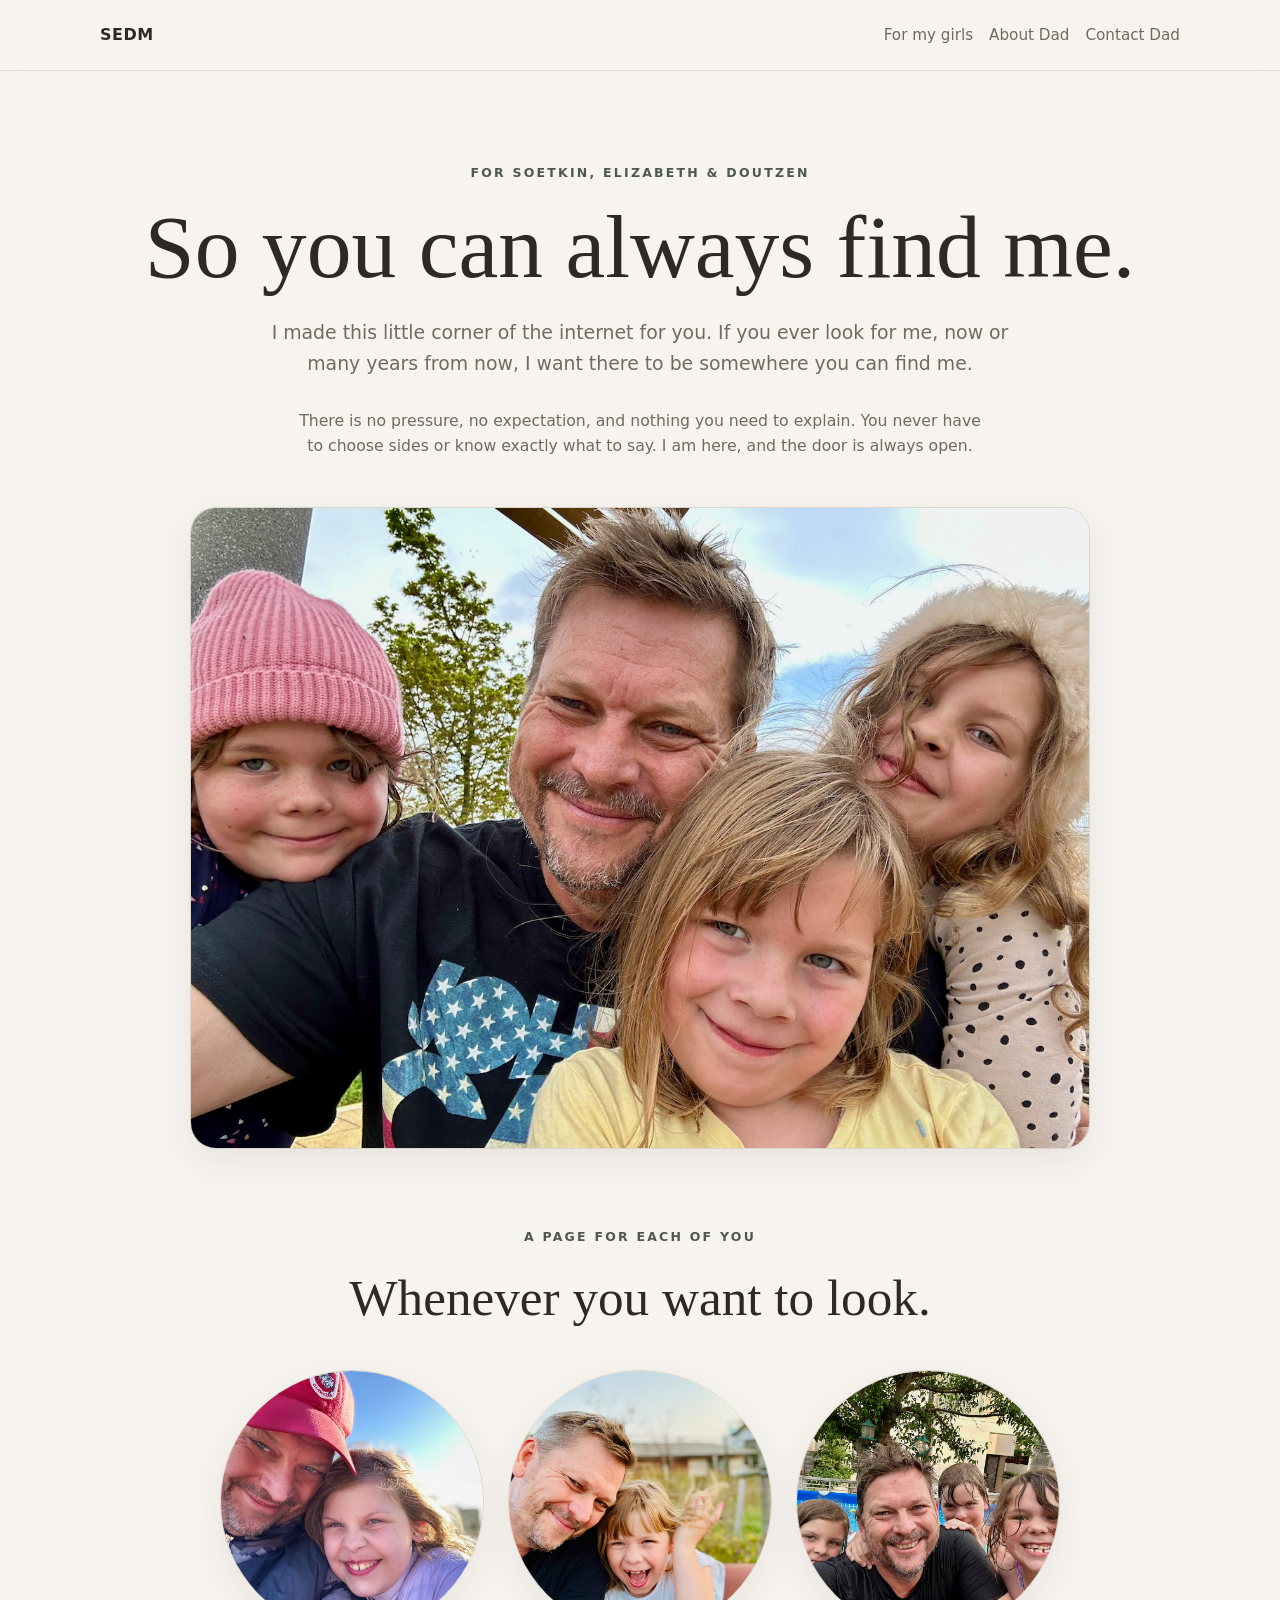
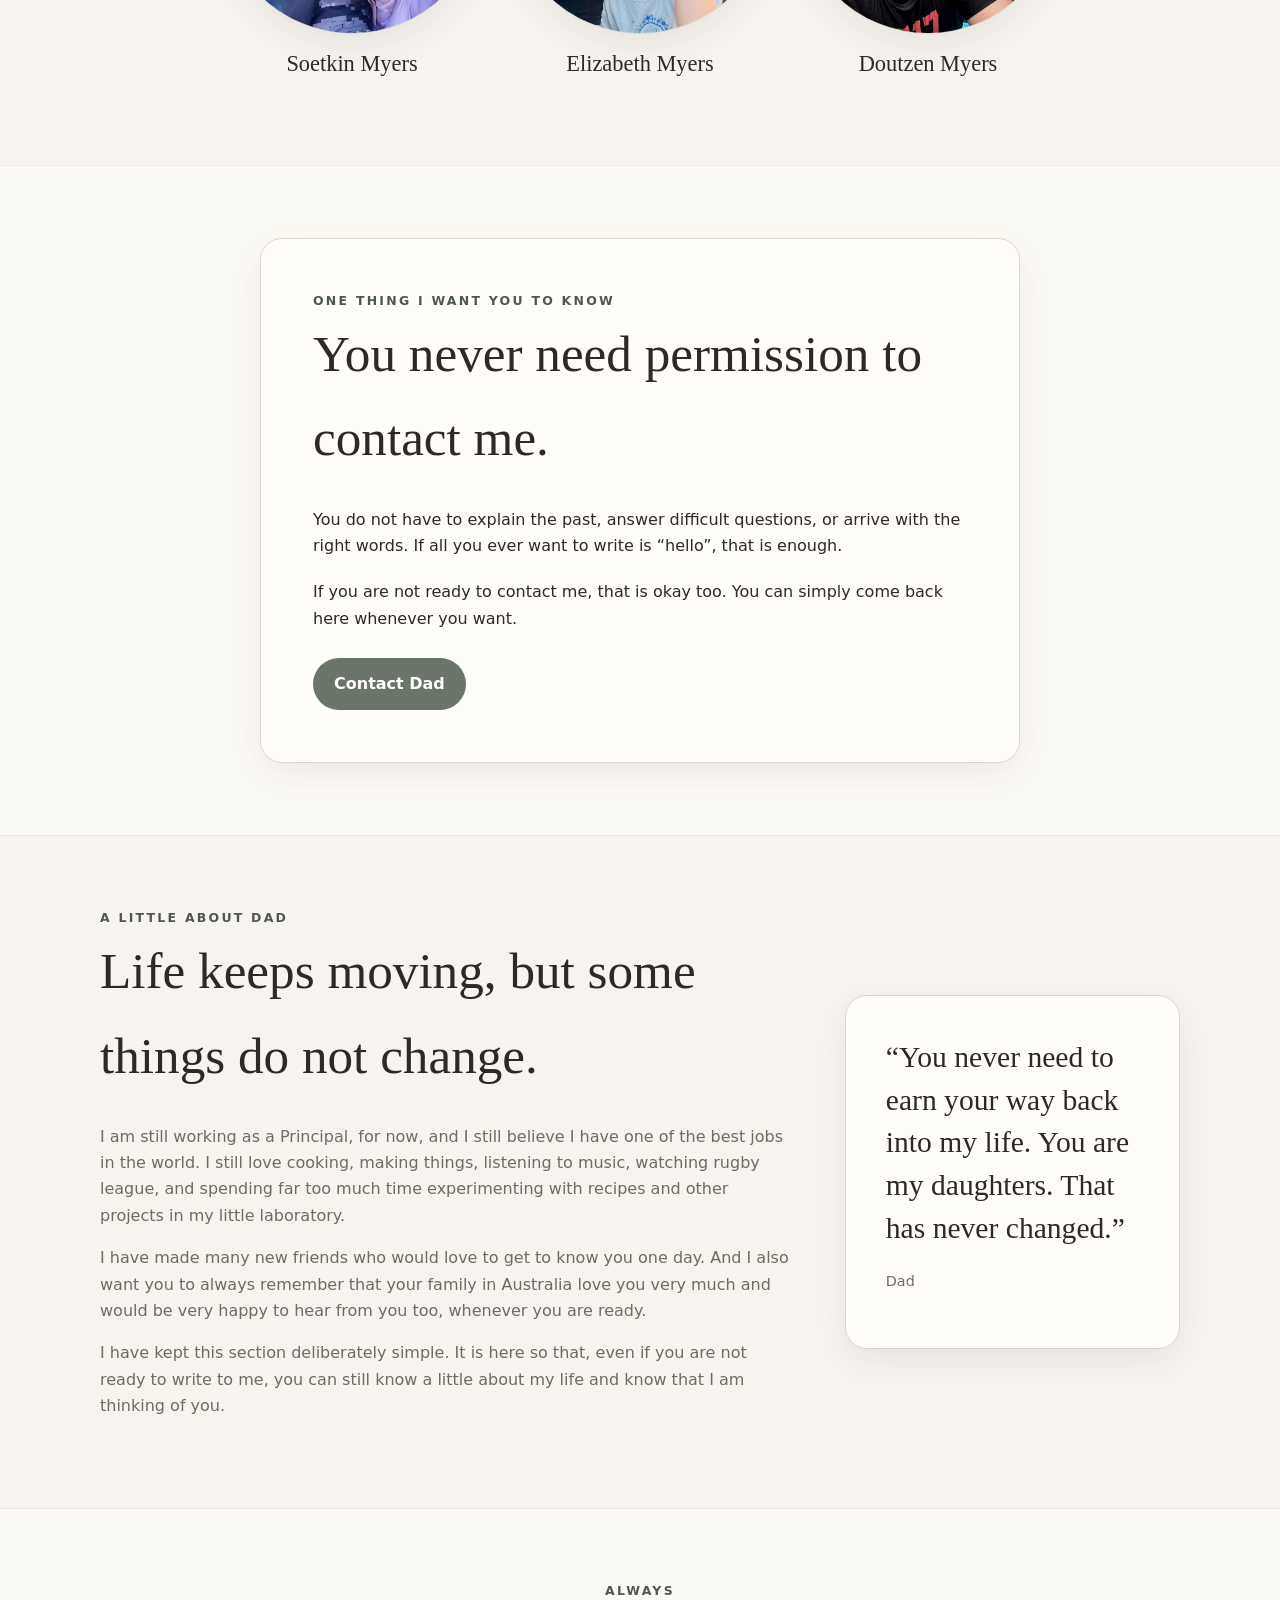
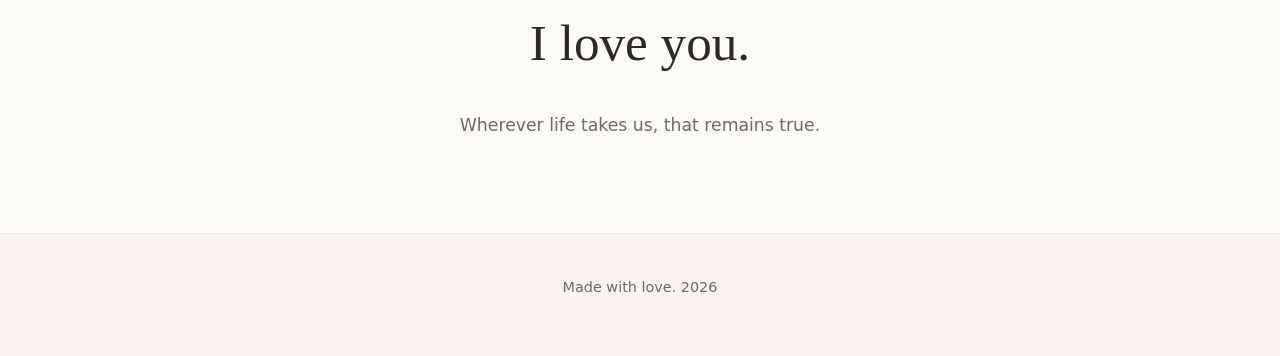
<file: index.html>
<!doctype html>
<html lang="en">
<head>
  <meta charset="utf-8">
  <meta name="viewport" content="width=device-width, initial-scale=1">
  <meta name="robots" content="index,follow">
  <title>Soetkin, Elizabeth & Doutzen Myers | A Message From Dad</title>
  <meta name="description" content="A personal website for Soetkin Myers, Elizabeth Myers and Doutzen Myers, with a message from their dad and a way to contact him whenever they choose.">
  <link rel="canonical" href="https://charlesmyersau.github.io/sedm-site/">

  <meta property="og:type" content="website">
  <meta property="og:title" content="Soetkin, Elizabeth & Doutzen Myers | A Message From Dad">
  <meta property="og:description" content="A personal website for Soetkin Myers, Elizabeth Myers and Doutzen Myers, with a message from their dad and a way to contact him whenever they choose.">
  <meta property="og:url" content="https://charlesmyersau.github.io/sedm-site/">
  <meta property="og:image" content="https://charlesmyersau.github.io/sedm-site/images/family/family.jpg">

  <meta name="twitter:card" content="summary_large_image">
  <meta name="twitter:title" content="Soetkin, Elizabeth & Doutzen Myers | A Message From Dad">
  <meta name="twitter:description" content="A personal website for Soetkin Myers, Elizabeth Myers and Doutzen Myers, with a message from their dad and a way to contact him whenever they choose.">
  <meta name="twitter:image" content="https://charlesmyersau.github.io/sedm-site/images/family/family.jpg">

  <link rel="stylesheet" href="css/style.css">
</head>
<body>
<header class="site-header">
  <div class="wrap header-inner">
    <a class="brand" href="index.html">SEDM</a>
    <nav>
      <a href="#girls">For my girls</a>
      <a href="#about-dad">About Dad</a>
      <a href="contact.html">Contact Dad</a>
    </nav>
  </div>
</header>

<main>
  <section class="hero home-hero">
    <div class="wrap">
      <div class="eyebrow">For Soetkin, Elizabeth &amp; Doutzen</div>
      <h1>So you can always find me.</h1>
      <p class="lead">I made this little corner of the internet for you. If you ever look for me, now or many years from now, I want there to be somewhere you can find me.</p>
      <p class="soft-note">There is no pressure, no expectation, and nothing you need to explain. You never have to choose sides or know exactly what to say. I am here, and the door is always open.</p>

      <figure class="family-hero-photo">
        <img src="images/family/family.jpg" alt="Dad with Soetkin, Elizabeth and Doutzen">
      </figure>
    </div>
  </section>

  <section id="girls" class="wrap daughter-links-section">
    <div class="daughter-links-heading">
      <div class="eyebrow">A page for each of you</div>
      <h2>Whenever you want to look.</h2>
    </div>

    <div class="daughter-links">
      <a class="daughter-link" href="soetkin-myers/" aria-label="Open Soetkin's page">
        <img src="images/soetkin/soetkin1.jpg" alt="Soetkin Myers">
        <span>Soetkin Myers</span>
      </a>
      <a class="daughter-link" href="elizabeth-myers/" aria-label="Open Elizabeth's page">
        <img src="images/elizabeth/elizabeth1.jpg" alt="Elizabeth Myers">
        <span>Elizabeth Myers</span>
      </a>
      <a class="daughter-link" href="doutzen-myers/" aria-label="Open Doutzen's page">
        <img src="images/doutzen/doutzen1.jpg" alt="Doutzen Myers">
        <span>Doutzen Myers</span>
      </a>
    </div>
  </section>

  <section class="section alt">
    <div class="wrap copy">
      <div class="message-box">
        <div class="eyebrow">One thing I want you to know</div>
        <h2>You never need permission to contact me.</h2>
        <p>You do not have to explain the past, answer difficult questions, or arrive with the right words. If all you ever want to write is “hello”, that is enough.</p>
        <p>If you are not ready to contact me, that is okay too. You can simply come back here whenever you want.</p>
        <div class="actions"><a class="btn" href="contact.html">Contact Dad</a></div>
      </div>
    </div>
  </section>

  <section id="about-dad" class="section">
    <div class="wrap about-dad">
      <div class="about-copy">
        <div class="eyebrow">A little about Dad</div>
        <h2>Life keeps moving, but some things do not change.</h2>
        <p>I am still working as a Principal, for now, and I still believe I have one of the best jobs in the world. I still love cooking, making things, listening to music, watching rugby league, and spending far too much time experimenting with recipes and other projects in my little laboratory.</p>
        <p>I have made many new friends who would love to get to know you one day. And I also want you to always remember that your family in Australia love you very much and would be very happy to hear from you too, whenever you are ready.</p>
        <p>I have kept this section deliberately simple. It is here so that, even if you are not ready to write to me, you can still know a little about my life and know that I am thinking of you.</p>
      </div>
      <aside class="about-note" aria-label="A note from Dad">
        <p class="quote">“You never need to earn your way back into my life. You are my daughters. That has never changed.”</p>
        <p class="small">Dad</p>
      </aside>
    </div>
  </section>

  <section class="section alt final-note">
    <div class="wrap copy center-copy">
      <div class="eyebrow">Always</div>
      <h2>I love you.</h2>
      <p>Wherever life takes us, that remains true.</p>
    </div>
  </section>
</main>

<footer><div class="wrap">Made with love. <span data-year></span></div></footer>
<script src="js/site.js"></script>
</body>
</html>
</file>
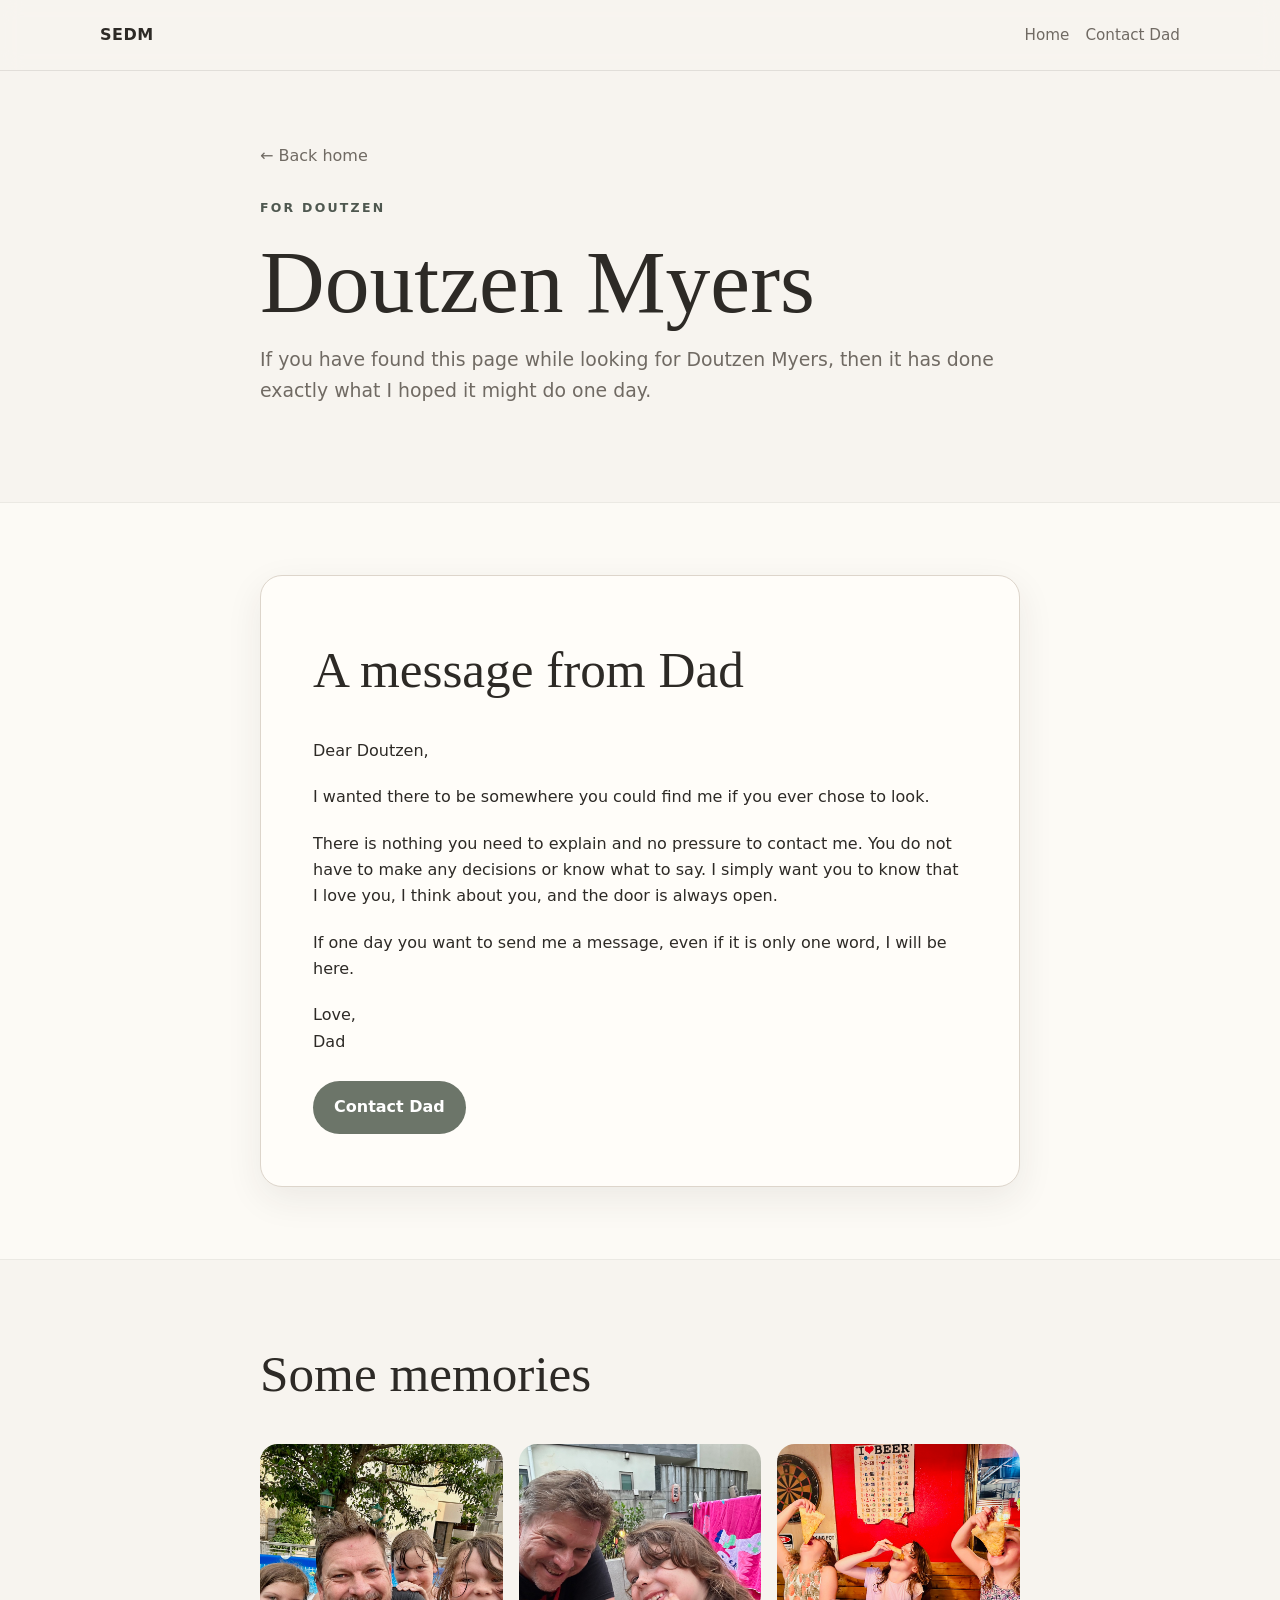
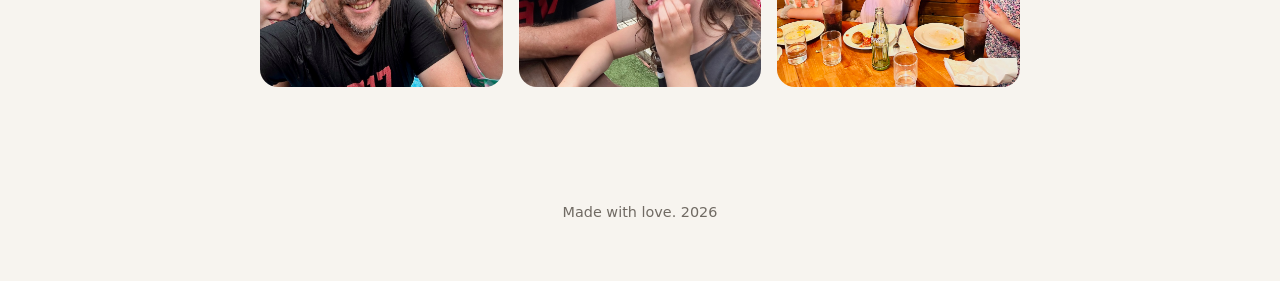
<file: doutzen-myers/index.html>
<!doctype html>
<html lang="en">
<head>
  <meta charset="utf-8">
  <meta name="viewport" content="width=device-width, initial-scale=1">
  <meta name="robots" content="index,follow">
  <title>Doutzen Myers | A Message From Dad</title>
  <meta name="description" content="A personal message for Doutzen Myers from Dad, with family memories and a private way to make contact whenever she chooses.">
  <link rel="canonical" href="https://charlesmyersau.github.io/sedm-site/doutzen-myers/">

  <meta property="og:type" content="website">
  <meta property="og:title" content="Doutzen Myers | A Message From Dad">
  <meta property="og:description" content="A personal message for Doutzen Myers from Dad, with family memories and a private way to make contact whenever she chooses.">
  <meta property="og:url" content="https://charlesmyersau.github.io/sedm-site/doutzen-myers/">
  <meta property="og:image" content="https://charlesmyersau.github.io/sedm-site/images/doutzen/doutzen1.jpg">

  <meta name="twitter:card" content="summary_large_image">
  <meta name="twitter:title" content="Doutzen Myers | A Message From Dad">
  <meta name="twitter:description" content="A personal message for Doutzen Myers from Dad, with family memories and a private way to make contact whenever she chooses.">
  <meta name="twitter:image" content="https://charlesmyersau.github.io/sedm-site/images/doutzen/doutzen1.jpg">


  <script type="application/ld+json">
  {
    "@context": "https://schema.org",
    "@type": "Person",
    "name": "Doutzen Myers",
    "alternateName": [
      "Doutzen Vanooteghem",
      "Doutzen Myers Vanooteghem"
    ]
  }
  </script>

  <link rel="stylesheet" href="../css/style.css">
</head>
<body>
<header class="site-header">
  <div class="wrap header-inner">
    <a class="brand" href="../index.html">SEDM</a>
    <nav>
      <a href="../index.html">Home</a>
      <a href="../contact.html">Contact Dad</a>
    </nav>
  </div>
</header>

<main>
  <section class="section">
    <div class="wrap copy">
      <a class="back" href="../index.html">← Back home</a>
      <div class="eyebrow">For Doutzen</div>
      <h1>Doutzen Myers</h1>
      <p class="lead" style="text-align:left;margin-left:0">If you have found this page while looking for Doutzen Myers, then it has done exactly what I hoped it might do one day.</p>
    </div>
  </section>

  <section class="section alt">
    <div class="wrap copy">
      <div class="message-box">
        <h2>A message from Dad</h2>
        <p>Dear Doutzen,</p>
        <p>I wanted there to be somewhere you could find me if you ever chose to look.</p>
        <p>There is nothing you need to explain and no pressure to contact me. You do not have to make any decisions or know what to say. I simply want you to know that I love you, I think about you, and the door is always open.</p>
        <p>If one day you want to send me a message, even if it is only one word, I will be here.</p>
        <p>Love,<br>Dad</p>
        <div class="actions">
          <a class="btn" href="../contact.html">Contact Dad</a>
        </div>
      </div>
    </div>
  </section>

  <section class="section">
    <div class="wrap copy">
      <h2>Some memories</h2>
      <div class="gallery">
        <div class="photo-placeholder" style="padding:0;overflow:hidden">
          <img src="../images/doutzen/doutzen1.jpg" alt="Doutzen Myers" loading="lazy" style="width:100%;height:100%;object-fit:cover">
        </div>
        <div class="photo-placeholder" style="padding:0;overflow:hidden">
          <img src="../images/doutzen/doutzen2.jpg" alt="Doutzen Myers" loading="lazy" style="width:100%;height:100%;object-fit:cover">
        </div>
        <div class="photo-placeholder" style="padding:0;overflow:hidden">
          <img src="../images/doutzen/doutzen3.jpg" alt="Doutzen Myers" loading="lazy" style="width:100%;height:100%;object-fit:cover">
        </div>
      </div>
    </div>
  </section>
</main>

<footer>
  <div class="wrap">Made with love. <span data-year></span></div>
</footer>
<script src="../js/site.js"></script>
</body>
</html>
</file>
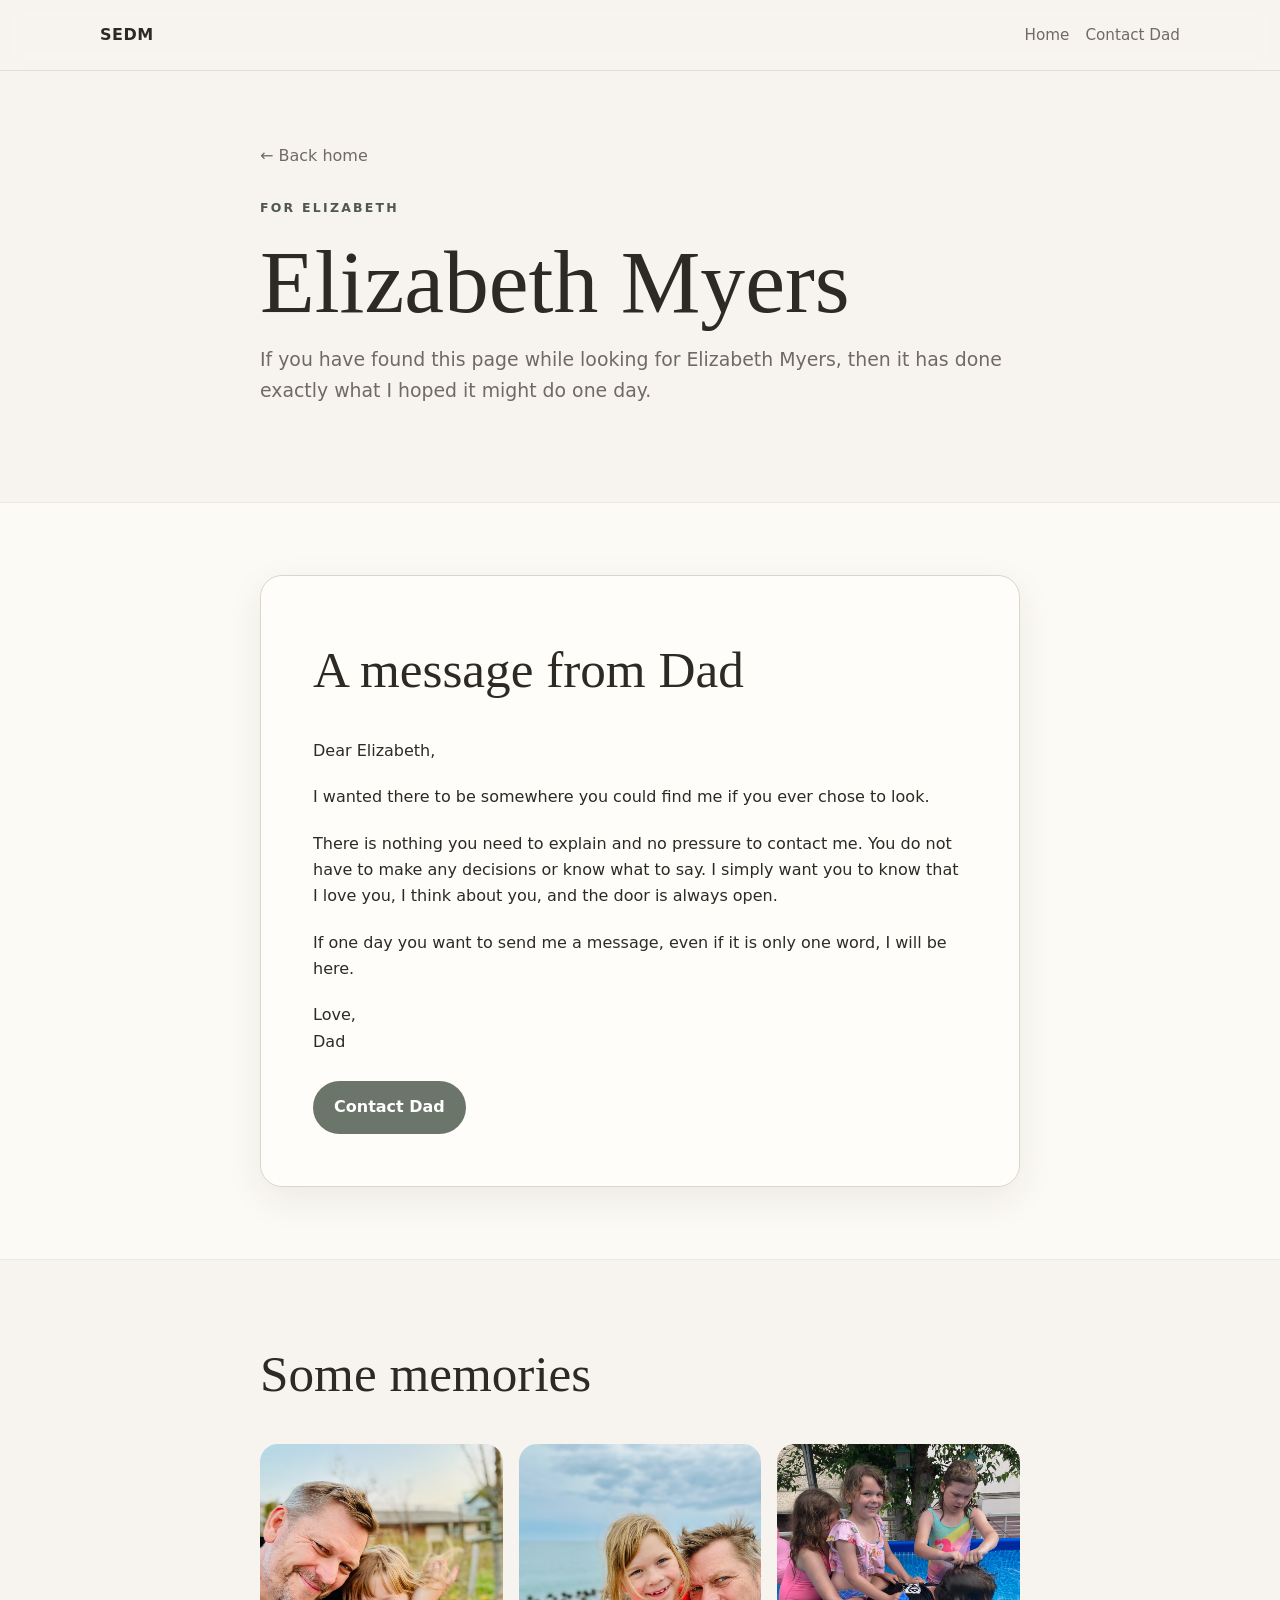
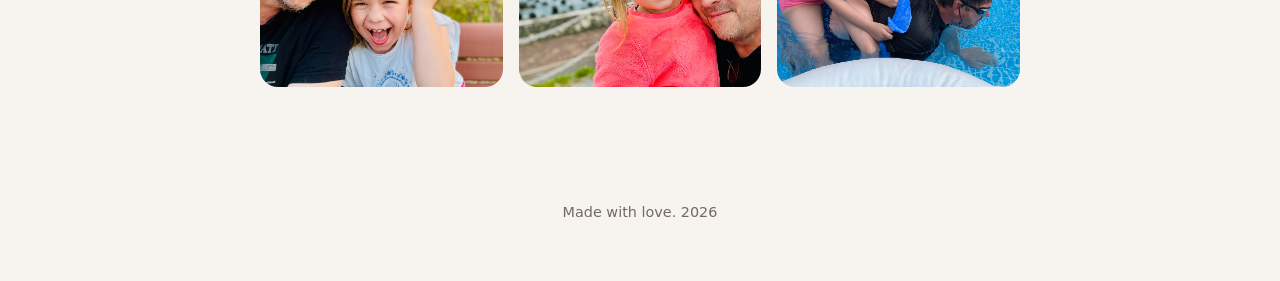
<file: elizabeth-myers/index.html>
<!doctype html>
<html lang="en">
<head>
  <meta charset="utf-8">
  <meta name="viewport" content="width=device-width, initial-scale=1">
  <meta name="robots" content="index,follow">
  <title>Elizabeth Myers | A Message From Dad</title>
  <meta name="description" content="A personal message for Elizabeth Myers from Dad, with family memories and a private way to make contact whenever she chooses.">
  <link rel="canonical" href="https://charlesmyersau.github.io/sedm-site/elizabeth-myers/">

  <meta property="og:type" content="website">
  <meta property="og:title" content="Elizabeth Myers | A Message From Dad">
  <meta property="og:description" content="A personal message for Elizabeth Myers from Dad, with family memories and a private way to make contact whenever she chooses.">
  <meta property="og:url" content="https://charlesmyersau.github.io/sedm-site/elizabeth-myers/">
  <meta property="og:image" content="https://charlesmyersau.github.io/sedm-site/images/elizabeth/elizabeth1.jpg">

  <meta name="twitter:card" content="summary_large_image">
  <meta name="twitter:title" content="Elizabeth Myers | A Message From Dad">
  <meta name="twitter:description" content="A personal message for Elizabeth Myers from Dad, with family memories and a private way to make contact whenever she chooses.">
  <meta name="twitter:image" content="https://charlesmyersau.github.io/sedm-site/images/elizabeth/elizabeth1.jpg">


  <script type="application/ld+json">
  {
    "@context": "https://schema.org",
    "@type": "Person",
    "name": "Elizabeth Myers",
    "alternateName": [
      "Elizabeth Vanooteghem",
      "Elizabeth Myers Vanooteghem"
    ]
  }
  </script>

  <link rel="stylesheet" href="../css/style.css">
</head>
<body>
<header class="site-header">
  <div class="wrap header-inner">
    <a class="brand" href="../index.html">SEDM</a>
    <nav>
      <a href="../index.html">Home</a>
      <a href="../contact.html">Contact Dad</a>
    </nav>
  </div>
</header>

<main>
  <section class="section">
    <div class="wrap copy">
      <a class="back" href="../index.html">← Back home</a>
      <div class="eyebrow">For Elizabeth</div>
      <h1>Elizabeth Myers</h1>
      <p class="lead" style="text-align:left;margin-left:0">If you have found this page while looking for Elizabeth Myers, then it has done exactly what I hoped it might do one day.</p>
    </div>
  </section>

  <section class="section alt">
    <div class="wrap copy">
      <div class="message-box">
        <h2>A message from Dad</h2>
        <p>Dear Elizabeth,</p>
        <p>I wanted there to be somewhere you could find me if you ever chose to look.</p>
        <p>There is nothing you need to explain and no pressure to contact me. You do not have to make any decisions or know what to say. I simply want you to know that I love you, I think about you, and the door is always open.</p>
        <p>If one day you want to send me a message, even if it is only one word, I will be here.</p>
        <p>Love,<br>Dad</p>
        <div class="actions">
          <a class="btn" href="../contact.html">Contact Dad</a>
        </div>
      </div>
    </div>
  </section>

  <section class="section">
    <div class="wrap copy">
      <h2>Some memories</h2>
      <div class="gallery">
        <div class="photo-placeholder" style="padding:0;overflow:hidden">
          <img src="../images/elizabeth/elizabeth1.jpg" alt="Elizabeth Myers" loading="lazy" style="width:100%;height:100%;object-fit:cover">
        </div>
        <div class="photo-placeholder" style="padding:0;overflow:hidden">
          <img src="../images/elizabeth/elizabeth2.jpg" alt="Elizabeth Myers" loading="lazy" style="width:100%;height:100%;object-fit:cover">
        </div>
        <div class="photo-placeholder" style="padding:0;overflow:hidden">
          <img src="../images/elizabeth/elizabeth3.jpg" alt="Elizabeth Myers" loading="lazy" style="width:100%;height:100%;object-fit:cover">
        </div>
      </div>
    </div>
  </section>
</main>

<footer>
  <div class="wrap">Made with love. <span data-year></span></div>
</footer>
<script src="../js/site.js"></script>
</body>
</html>
</file>
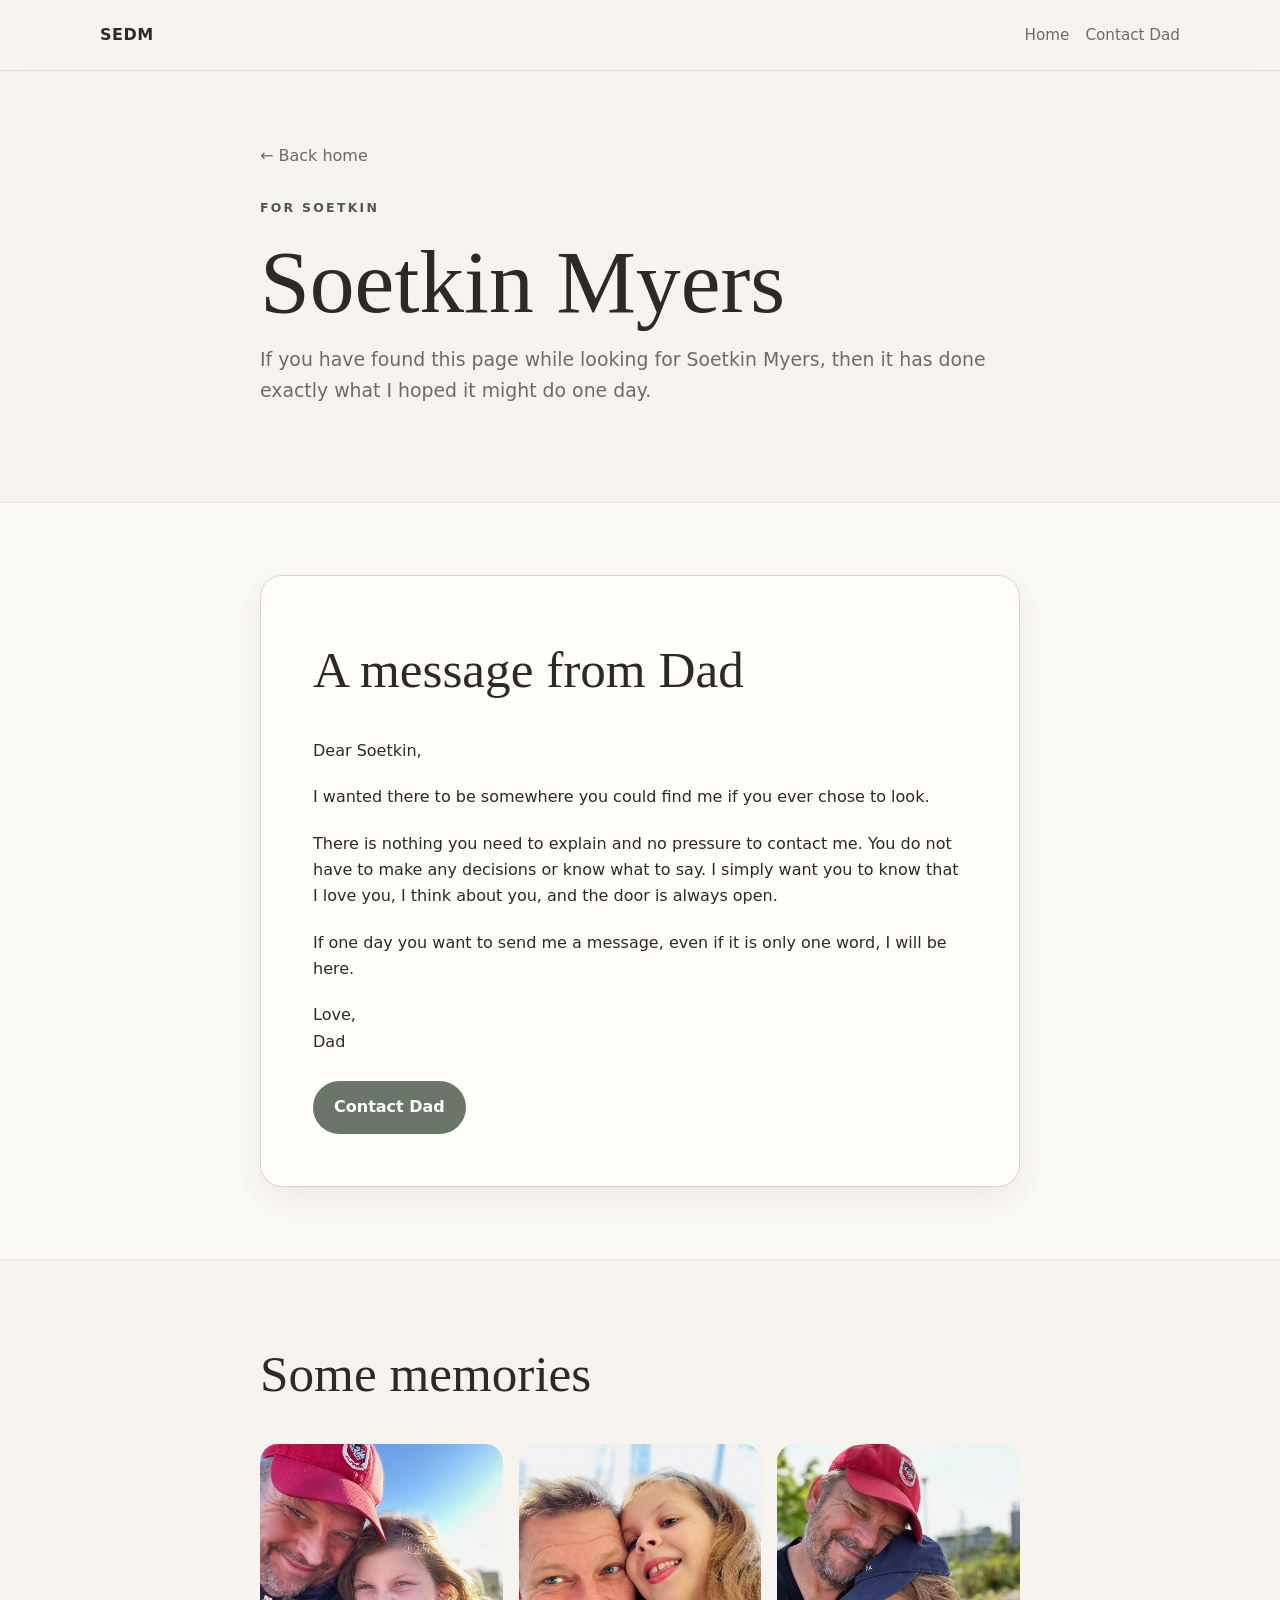
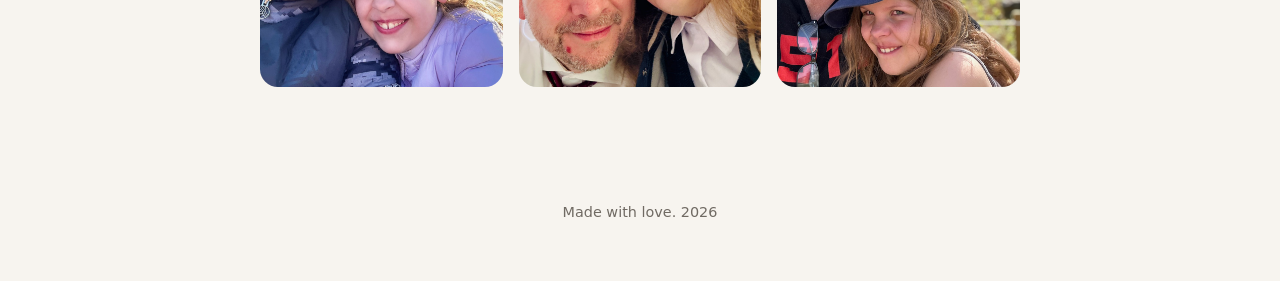
<file: soetkin-myers/index.html>
<!doctype html>
<html lang="en">
<head>
  <meta charset="utf-8">
  <meta name="viewport" content="width=device-width, initial-scale=1">
  <meta name="robots" content="index,follow">
  <title>Soetkin Myers | A Message From Dad</title>
  <meta name="description" content="A personal message for Soetkin Myers from Dad, with family memories and a private way to make contact whenever she chooses.">
  <link rel="canonical" href="https://charlesmyersau.github.io/sedm-site/soetkin-myers/">

  <meta property="og:type" content="website">
  <meta property="og:title" content="Soetkin Myers | A Message From Dad">
  <meta property="og:description" content="A personal message for Soetkin Myers from Dad, with family memories and a private way to make contact whenever she chooses.">
  <meta property="og:url" content="https://charlesmyersau.github.io/sedm-site/soetkin-myers/">
  <meta property="og:image" content="https://charlesmyersau.github.io/sedm-site/images/soetkin/soetkin1.jpg">

  <meta name="twitter:card" content="summary_large_image">
  <meta name="twitter:title" content="Soetkin Myers | A Message From Dad">
  <meta name="twitter:description" content="A personal message for Soetkin Myers from Dad, with family memories and a private way to make contact whenever she chooses.">
  <meta name="twitter:image" content="https://charlesmyersau.github.io/sedm-site/images/soetkin/soetkin1.jpg">


  <script type="application/ld+json">
  {
    "@context": "https://schema.org",
    "@type": "Person",
    "name": "Soetkin Myers",
    "alternateName": [
      "Soetkin Vanooteghem",
      "Soetkin Myers Vanooteghem"
    ]
  }
  </script>

  <link rel="stylesheet" href="../css/style.css">
</head>
<body>
<header class="site-header">
  <div class="wrap header-inner">
    <a class="brand" href="../index.html">SEDM</a>
    <nav>
      <a href="../index.html">Home</a>
      <a href="../contact.html">Contact Dad</a>
    </nav>
  </div>
</header>

<main>
  <section class="section">
    <div class="wrap copy">
      <a class="back" href="../index.html">← Back home</a>
      <div class="eyebrow">For Soetkin</div>
      <h1>Soetkin Myers</h1>
      <p class="lead" style="text-align:left;margin-left:0">If you have found this page while looking for Soetkin Myers, then it has done exactly what I hoped it might do one day.</p>
    </div>
  </section>

  <section class="section alt">
    <div class="wrap copy">
      <div class="message-box">
        <h2>A message from Dad</h2>
        <p>Dear Soetkin,</p>
        <p>I wanted there to be somewhere you could find me if you ever chose to look.</p>
        <p>There is nothing you need to explain and no pressure to contact me. You do not have to make any decisions or know what to say. I simply want you to know that I love you, I think about you, and the door is always open.</p>
        <p>If one day you want to send me a message, even if it is only one word, I will be here.</p>
        <p>Love,<br>Dad</p>
        <div class="actions">
          <a class="btn" href="../contact.html">Contact Dad</a>
        </div>
      </div>
    </div>
  </section>

  <section class="section">
    <div class="wrap copy">
      <h2>Some memories</h2>
      <div class="gallery">
        <div class="photo-placeholder" style="padding:0;overflow:hidden">
          <img src="../images/soetkin/soetkin1.jpg" alt="Soetkin Myers" loading="lazy" style="width:100%;height:100%;object-fit:cover">
        </div>
        <div class="photo-placeholder" style="padding:0;overflow:hidden">
          <img src="../images/soetkin/soetkin2.jpg" alt="Soetkin Myers" loading="lazy" style="width:100%;height:100%;object-fit:cover">
        </div>
        <div class="photo-placeholder" style="padding:0;overflow:hidden">
          <img src="../images/soetkin/soetkin3.jpg" alt="Soetkin Myers" loading="lazy" style="width:100%;height:100%;object-fit:cover">
        </div>
      </div>
    </div>
  </section>
</main>

<footer>
  <div class="wrap">Made with love. <span data-year></span></div>
</footer>
<script src="../js/site.js"></script>
</body>
</html>
</file>
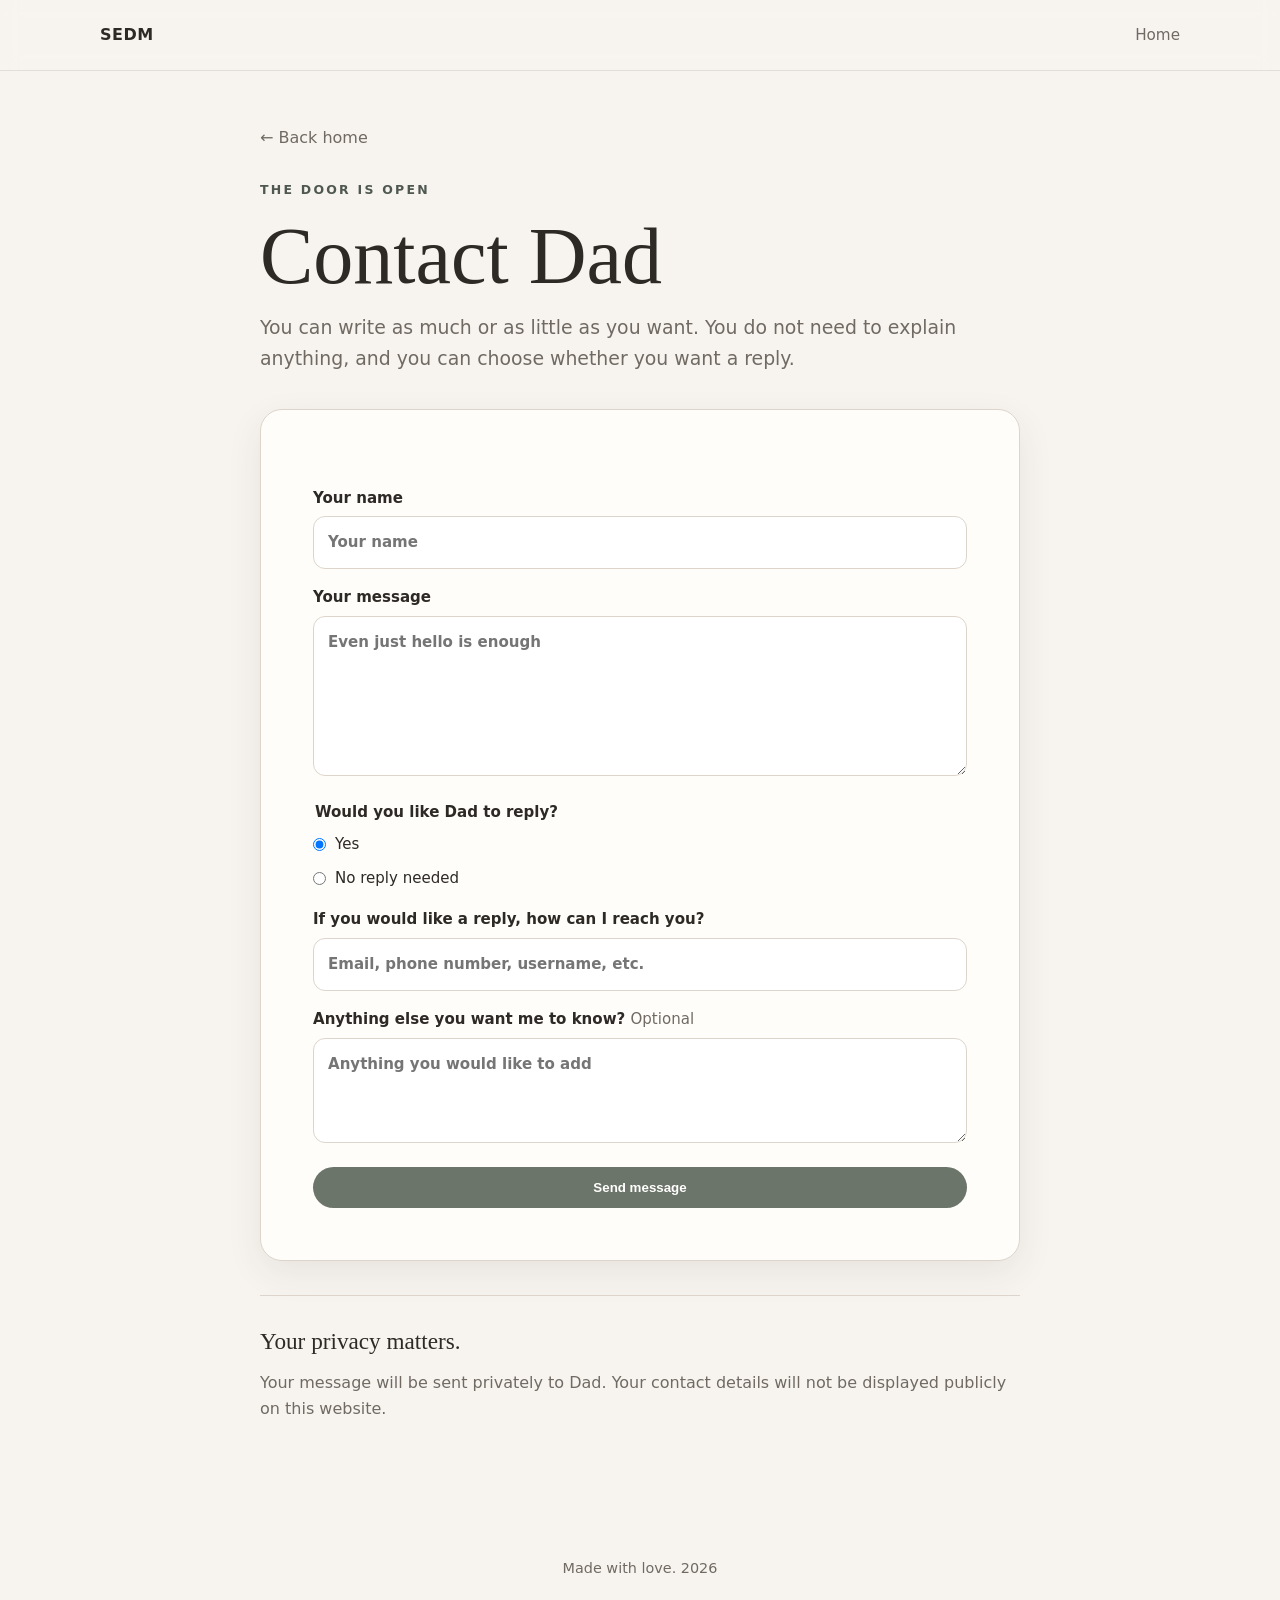
<file: contact.html>
<!doctype html>
<html lang="en">
<head>
  <meta charset="utf-8">
  <meta name="viewport" content="width=device-width, initial-scale=1">
  <meta name="robots" content="noindex,follow">
  <title>Contact Dad | SEDM</title>
  <meta name="description" content="A simple private way to send Dad a message.">
  <link rel="stylesheet" href="css/style.css">
</head>
<body>
<header class="site-header">
  <div class="wrap header-inner">
    <a class="brand" href="index.html">SEDM</a>
    <nav><a href="index.html">Home</a></nav>
  </div>
</header>

<main>
  <section class="section contact-section">
    <div class="wrap copy">
      <a class="back" href="index.html">← Back home</a>
      <div class="eyebrow">The door is open</div>
      <h1 class="contact-title">Contact Dad</h1>
      <p class="lead contact-lead">You can write as much or as little as you want. You do not need to explain anything, and you can choose whether you want a reply.</p>

      <div class="message-box contact-box">
        <form id="contact-form" action="https://formspree.io/f/myekbwqj" method="POST">
          <label>Your name
            <input name="name" autocomplete="name" placeholder="Your name">
          </label>

          <label>Your message
            <textarea name="message" required placeholder="Even just hello is enough"></textarea>
          </label>

          <fieldset class="reply-fieldset">
            <legend>Would you like Dad to reply?</legend>
            <label class="choice"><input type="radio" name="reply" value="yes" checked> <span>Yes</span></label>
            <label class="choice"><input type="radio" name="reply" value="no"> <span>No reply needed</span></label>
          </fieldset>

          <label>If you would like a reply, how can I reach you?
            <input name="contact" autocomplete="email" placeholder="Email, phone number, username, etc.">
          </label>

          <label>Anything else you want me to know? <span class="optional">Optional</span>
            <textarea class="short-textarea" name="extra" placeholder="Anything you would like to add"></textarea>
          </label>

          <button class="btn" type="submit">Send message</button>
          <div id="form-status" class="status" role="status" aria-live="polite"></div>
        </form>
      </div>

      <div class="privacy-note">
        <h2>Your privacy matters.</h2>
        <p>Your message will be sent privately to Dad. Your contact details will not be displayed publicly on this website.</p>
      </div>
    </div>
  </section>
</main>

<footer><div class="wrap">Made with love. <span data-year></span></div></footer>
<script src="js/site.js"></script>
</body>
</html>
</file>
<file: css/style.css>
:root {
  --bg: #f7f4ef;
  --surface: #fffdf9;
  --text: #2d2a26;
  --muted: #706a63;
  --line: #ddd5cb;
  --accent: #6c7569;
  --accent-dark: #4f5850;
  --shadow: 0 12px 36px rgba(45, 42, 38, .08);
  --radius: 22px;
  --max: 1080px;
}
* { box-sizing: border-box; }
html { scroll-behavior: smooth; }
body {
  margin: 0;
  font-family: Inter, ui-sans-serif, system-ui, -apple-system, BlinkMacSystemFont, "Segoe UI", sans-serif;
  background: var(--bg);
  color: var(--text);
  line-height: 1.65;
}
a { color: inherit; }
img { max-width: 100%; display: block; }
.wrap { width: min(calc(100% - 36px), var(--max)); margin: 0 auto; }
.site-header {
  padding: 22px 0;
  border-bottom: 1px solid rgba(112,106,99,.16);
  background: rgba(247,244,239,.88);
  backdrop-filter: blur(10px);
  position: sticky;
  top: 0;
  z-index: 10;
}
.header-inner { display:flex; align-items:center; justify-content:space-between; gap:20px; }
.brand { text-decoration:none; font-weight:700; letter-spacing:.03em; }
nav { display:flex; flex-wrap:wrap; gap:16px; font-size:.95rem; }
nav a { text-decoration:none; color:var(--muted); }
nav a:hover { color:var(--text); }
.hero { padding: 92px 0 66px; text-align:center; }
.eyebrow { text-transform:uppercase; letter-spacing:.18em; font-size:.78rem; color:var(--accent-dark); font-weight:700; }
h1 { font-family: Georgia, "Times New Roman", serif; font-weight:500; font-size: clamp(2.7rem, 7vw, 5.7rem); line-height:1.04; margin:.18em 0; }
h2 { font-family: Georgia, "Times New Roman", serif; font-weight:500; font-size: clamp(2rem, 4vw, 3.2rem); margin:0 0 .5em; }
h3 { font-family: Georgia, "Times New Roman", serif; font-weight:500; font-size:1.55rem; margin:.2em 0; }
.lead { max-width:760px; margin:24px auto 0; font-size:1.18rem; color:var(--muted); }
.soft-note { max-width:700px; margin:28px auto 0; color:var(--muted); font-size:.98rem; }
.cards { display:grid; grid-template-columns:repeat(3,1fr); gap:22px; padding:18px 0 76px; }
.card { background:var(--surface); border:1px solid var(--line); border-radius:var(--radius); overflow:hidden; box-shadow:var(--shadow); text-decoration:none; transition:.2s ease; }
.card:hover { transform:translateY(-4px); }
.photo-placeholder { aspect-ratio:4/5; background:linear-gradient(145deg,#d8d0c5,#eee9e2 55%,#cbc5bb); display:grid; place-items:center; color:#746e67; text-align:center; padding:24px; }
.photo-placeholder span { border:1px solid rgba(112,106,99,.35); padding:10px 14px; border-radius:999px; font-size:.85rem; }
.card-body { padding:22px; }
.card-body p { color:var(--muted); margin:.4em 0 0; }
.section { padding:72px 0; }
.section.alt { background:rgba(255,253,249,.64); border-top:1px solid rgba(112,106,99,.12); border-bottom:1px solid rgba(112,106,99,.12); }
.copy { max-width:760px; margin:0 auto; }
.copy p { margin:0 0 1.25em; }
.message-box { background:var(--surface); border:1px solid var(--line); border-radius:var(--radius); box-shadow:var(--shadow); padding: clamp(24px,5vw,52px); }
.btn { display:inline-block; text-decoration:none; background:var(--accent); color:white; padding:13px 21px; border-radius:999px; font-weight:700; border:none; cursor:pointer; }
.btn:hover { background:var(--accent-dark); }
.btn.secondary { background:transparent; color:var(--text); border:1px solid var(--line); }
.actions { display:flex; flex-wrap:wrap; gap:12px; margin-top:26px; }
.gallery { display:grid; grid-template-columns:repeat(3,1fr); gap:16px; margin-top:28px; }
.gallery .photo-placeholder { aspect-ratio:1/1; border-radius:18px; }
.back { display:inline-block; margin-bottom:28px; color:var(--muted); text-decoration:none; }
form { display:grid; gap:16px; margin-top:24px; }
label { font-weight:700; font-size:.94rem; }
input, textarea, select { width:100%; margin-top:6px; padding:13px 14px; border:1px solid var(--line); background:white; border-radius:12px; font:inherit; color:var(--text); }
textarea { min-height:160px; resize:vertical; }
.form-note { color:var(--muted); font-size:.92rem; }
.status { margin-top:14px; padding:12px 14px; border-radius:12px; background:#ece7df; display:none; }
footer { padding:42px 0 56px; color:var(--muted); text-align:center; font-size:.9rem; }
.small { font-size:.9rem; color:var(--muted); }
@media (max-width:780px){
  .cards,.gallery{grid-template-columns:1fr;}
  .header-inner{align-items:flex-start;flex-direction:column;}
  .hero{padding-top:64px;}
}

/* Homepage family photo and daughter links */
.home-hero { padding-bottom: 44px; }
.family-hero-photo {
  max-width: 900px;
  margin: 48px auto 0;
  border-radius: 26px;
  overflow: hidden;
  box-shadow: var(--shadow);
  border: 1px solid var(--line);
  background: var(--surface);
}
.family-hero-photo img {
  width: 100%;
  max-height: 640px;
  object-fit: cover;
  object-position: center;
}
.daughter-links-section { padding: 34px 0 82px; }
.daughter-links-heading { text-align: center; margin-bottom: 30px; }
.daughter-links-heading h2 { margin-top: 8px; }
.daughter-links {
  display: grid;
  grid-template-columns: repeat(3, 1fr);
  gap: 24px;
  max-width: 840px;
  margin: 0 auto;
}
.daughter-link {
  text-decoration: none;
  text-align: center;
  font-family: Georgia, "Times New Roman", serif;
  font-size: 1.4rem;
  transition: transform .2s ease;
}
.daughter-link:hover { transform: translateY(-4px); }
.daughter-link img {
  width: 100%;
  aspect-ratio: 1 / 1;
  object-fit: cover;
  border-radius: 50%;
  box-shadow: var(--shadow);
  border: 1px solid var(--line);
  margin-bottom: 12px;
}
.daughter-link span { display: block; }

@media (max-width: 780px) {
  .family-hero-photo { margin-top: 34px; border-radius: 18px; }
  .daughter-links { gap: 12px; }
  .daughter-link { font-size: 1.05rem; }
}

/* About Dad and refined contact page */
.about-dad {
  display: grid;
  grid-template-columns: minmax(0, 1.55fr) minmax(250px, .75fr);
  gap: 52px;
  align-items: center;
}
.about-copy p { color: var(--muted); }
.about-note {
  background: var(--surface);
  border: 1px solid var(--line);
  border-radius: var(--radius);
  box-shadow: var(--shadow);
  padding: clamp(24px, 4vw, 40px);
}
.quote {
  font-family: Georgia, "Times New Roman", serif;
  font-size: clamp(1.35rem, 3vw, 1.85rem);
  line-height: 1.45;
  margin: 0 0 20px;
}
.center-copy { text-align: center; }
.final-note p { color: var(--muted); font-size: 1.08rem; }
.contact-section { padding-top: 54px; }
.contact-title { font-size: clamp(2.8rem, 7vw, 5rem); }
.contact-lead { text-align: left; margin-left: 0; }
.contact-box { margin-top: 34px; }
.reply-fieldset {
  border: 0;
  padding: 0;
  margin: 0;
  display: grid;
  gap: 10px;
}
.reply-fieldset legend {
  font-weight: 700;
  font-size: .94rem;
  margin-bottom: 7px;
}
.choice {
  display: flex;
  align-items: center;
  gap: 9px;
  font-weight: 500;
}
.choice input {
  width: auto;
  margin: 0;
}
.optional { color: var(--muted); font-weight: 500; }
.short-textarea { min-height: 105px; }
.privacy-note {
  margin-top: 34px;
  padding: 26px 0 0;
  border-top: 1px solid var(--line);
  color: var(--muted);
}
.privacy-note h2 {
  color: var(--text);
  font-size: 1.45rem;
  margin-bottom: 10px;
}

@media (max-width: 780px) {
  .about-dad { grid-template-columns: 1fr; gap: 28px; }
}
</file>
